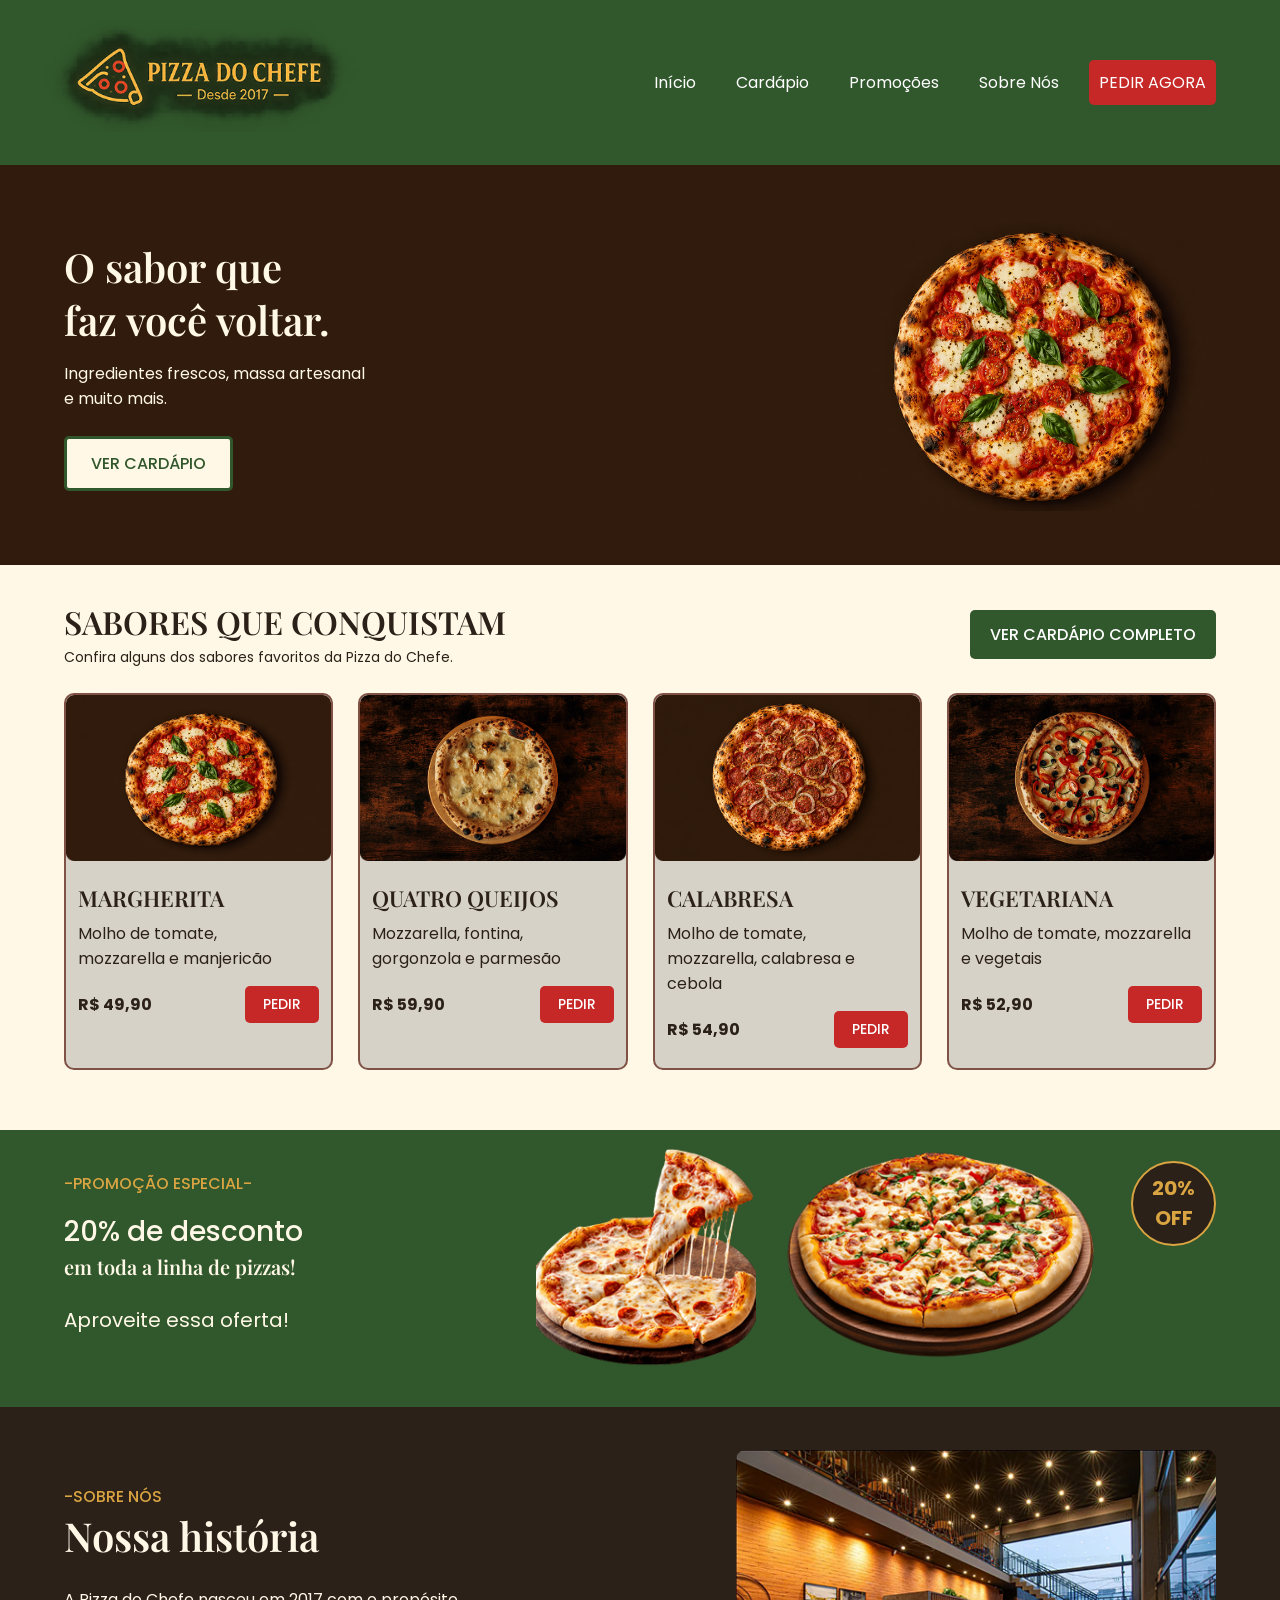
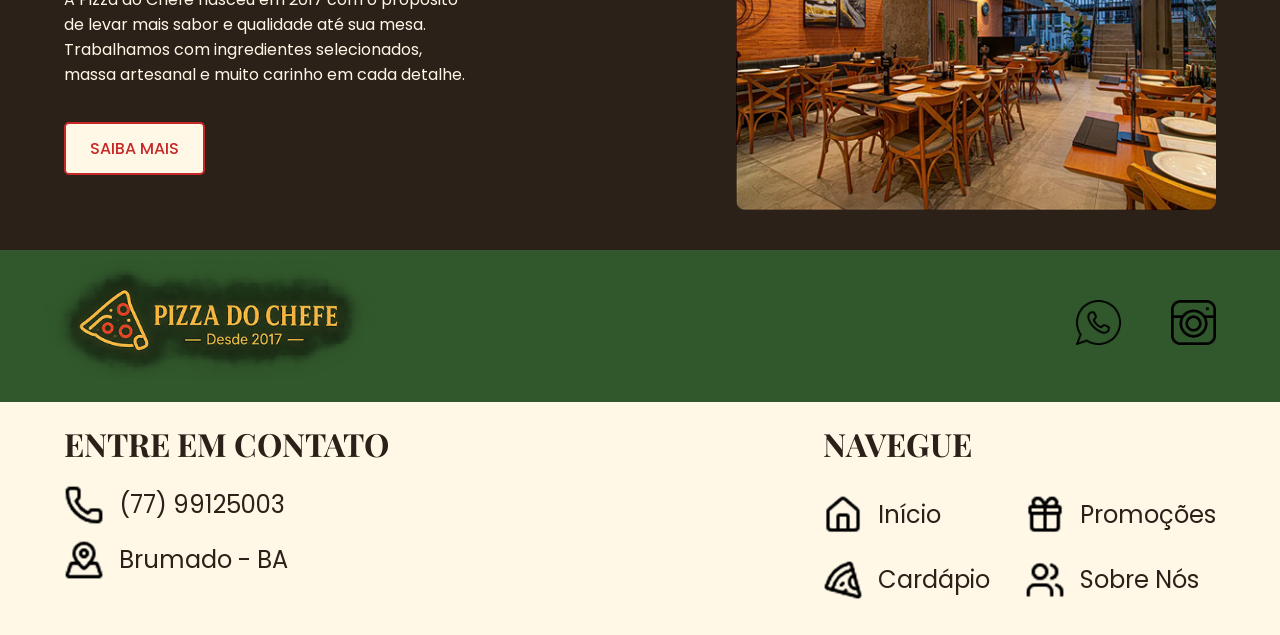
<file: index.html>
<!DOCTYPE html>
<html lang="pt-br">

<head>
    <meta charset="UTF-8">
    <title>Pizza do Chefe</title>
    <link rel="preconnect" href="https://fonts.googleapis.com">
    <link rel="preconnect" href="https://fonts.gstatic.com" crossorigin>
    <link
        href="https://fonts.googleapis.com/css2?family=Playfair+Display:wght@400;600;700&family=Poppins:wght@400;500;600;700&display=swap"
        rel="stylesheet">

    <link rel="stylesheet" href="estilo.css">


</head>

<body>
    <header id="topo">
        <div class="container">
            <div class="cabecalho">
                <h1> <a href="index.html"> <img src="imagens/logo pizza do chefe (1).png"
                            alt="Logo da Pizzaria Pizza do Chefe"> </a> </h1>
                <nav id="menu-topo">
                    <ul>
                        <li> <a href="index.html">Início</a> </li>
                        <li> <a href="cardapio.html">Cardápio</a> </li>
                        <li> <a href="cardapio.html#promocoes">Promoções</a> </li>
                        <li> <a href="sobrenos.html">Sobre Nós</a> </li>
                        <li> <a href="cardapio.html" class="botao1">PEDIR AGORA</a> </li>
                    </ul>
                </nav>
            </div>
        </div>

        <div class="banner">
            <div class="texto-banner">
                <h2>O sabor que<br>faz você voltar.</h2>
                <p>Ingredientes frescos, massa artesanal<br>e muito mais.</p>
                <a href="cardapio.html" class="botao2">VER CARDÁPIO</a>
            </div>
            <img src="imagens/pizza-margherita.png" alt="Pizza Margherita com molho de tomate e manjericão">
        </div>
    </header>

    <main id="conteudo">
        <section id="cardapio">
            <div class="container">
                <div class="cabecalho-cardapio">
                    <div>
                        <h2>SABORES QUE CONQUISTAM</h2>
                        <p>Confira alguns dos sabores favoritos da Pizza do Chefe.</p>
                    </div>
                    <a href="cardapio.html" class="botao3">VER CARDÁPIO COMPLETO</a>
                </div>

                <div class="sabores">
                    <article>
                        <img src="imagens/pizza-marguerita-pequena.png" alt="Pizza Margherita artesanal">
                        <h3>MARGHERITA</h3>
                        <p>Molho de tomate,<br>mozzarella e manjericão</p>
                        <div class="preco-pedido">
                            <p><strong>R$ 49,90</strong></p>
                            <a href="" class="botao4">PEDIR</a>
                        </div>
                    </article>

                    <article>
                        <img src="imagens/pizza-quatroqueijos.png" alt="Pizza de quatro queijos">
                        <h3>QUATRO QUEIJOS</h3>
                        <p>Mozzarella, fontina,<br>gorgonzola e parmesão</p>
                        <div class="preco-pedido">
                            <p><strong>R$ 59,90</strong></p>
                            <a href="" class="botao4">PEDIR</a>
                        </div>
                    </article>

                    <article>
                        <img src="imagens/pizza-calabresa.png" alt="Pizza de calabresa com cebola">
                        <h3>CALABRESA</h3>
                        <p>Molho de tomate,<br>mozzarella, calabresa e cebola</p>
                        <div class="preco-pedido">
                            <p><strong>R$ 54,90</strong></p>
                            <a href="" class="botao4">PEDIR</a>
                        </div>
                    </article>

                    <article>
                        <img src="imagens/pizza-vegetariana.png" alt="Pizza vegetariana com legumes">
                        <h3>VEGETARIANA</h3>
                        <p>Molho de tomate, mozzarella<br>e vegetais</p>
                        <div class="preco-pedido">
                            <p><strong>R$ 52,90</strong></p>
                            <a href="" class="botao4">PEDIR</a>
                        </div>
                    </article>
                </div>
            </div>
        </section>

        <section id="promocoes">
            <div class="container">
                <div class="conteudo-promocao">
                    <div class="texto-promocao">
                        <h2>-PROMOÇÃO ESPECIAL-</h2>
                        <h3>20% de desconto</h3>
                        <p class="frase-playfair">em toda a linha de pizzas!</p>
                        <br>
                        <p class="frase-poppins">Aproveite essa oferta!</p>
                    </div>
                    <div class="imagens-promocao">
                        <img class="pizza-menor" src="imagens/pizza-promocao1.png" alt="Pizza artesanal da promoção">
                        <img class="pizza-maior" src="imagens/pizza-promocao2.png"
                            alt="Outra opção de pizza da promoção">
                    </div>
                    <div class="selo-promocao">
                        <p>20%</p>
                        <p>OFF</p>
                    </div>
                </div>
            </div>
        </section>


        <section id="sobrenos">
            <div class="container">
                <div class="conteudo-sobrenos">
                    <div class="texto-sobrenos">
                        <h2>-SOBRE NÓS</h2>
                        <h3>Nossa história</h3>

                        <p>A Pizza do Chefe nasceu em 2017 com o propósito<br>de levar mais sabor e qualidade até sua
                            mesa.<br>Trabalhamos com ingredientes selecionados,<br>massa artesanal e muito carinho em
                            cada detalhe.
                        </p>

                        <a href="sobrenos.html" class="botao5">SAIBA MAIS</a>
                    </div>

                    <img src="imagens/espaco-pizzaria.png" alt="Espaço interno da pizzaria">
                </div>
            </div>
        </section>

    </main>


    <footer id="rodape">
        <div class="rodape-verde">
            <div class="container">
                <h1>
                    <a href="index.html">
                        <img src="imagens/logo pizza do chefe (1).png" alt="Logo da Pizzaria Pizza do Chefe">
                    </a>
                </h1>

                <div id="rodape-pt1">
                    <a href="">
                        <img src="imagens/icone-whatsapp.png" alt="Ícone WhatsApp">
                    </a>
                    <a href="">
                        <img src="imagens/icone-instagram.png" alt="Ícone Instagram">
                    </a>
                </div>
            </div>
        </div>

        <div class="rodape-creme">
            <div class="container">
                <div id="rodape-pt2">
                    <div class="contatos-rodape">
                        <h3>ENTRE EM CONTATO</h3>
                        <a href="">
                            <img src="imagens/icone-telefone.png" alt="Ícone Telefone">
                            (77) 99125003
                        </a>
                        <a href="">
                            <img src="imagens/icone-localizacao.png" alt="Ícone Localização">
                            Brumado - BA
                        </a>
                    </div>

                    <div class="navegacao-rodape">
                        <h3>NAVEGUE</h3>
                        <a href="index.html">
                            <img src="imagens/icone-casa.png" alt="Ícone Casa"> Início
                        </a>
                        <a href="cardapio.html#promocoes">
                            <img src="imagens/icone-promocoes.png" alt="Ícone Presente">
                            Promoções
                        </a>
                        <a href="cardapio.html">
                            <img src="imagens/icone-pizza.png" alt="Ícone Pizza"> Cardápio
                        </a>
                        <a href="sobrenos.html">
                            <img src="imagens/icone-sobrenos.png" alt="Ícone Pessoas">
                            Sobre Nós
                        </a>
                    </div>
                </div>
            </div>
        </div>
    </footer>

</body>

</html>
</file>
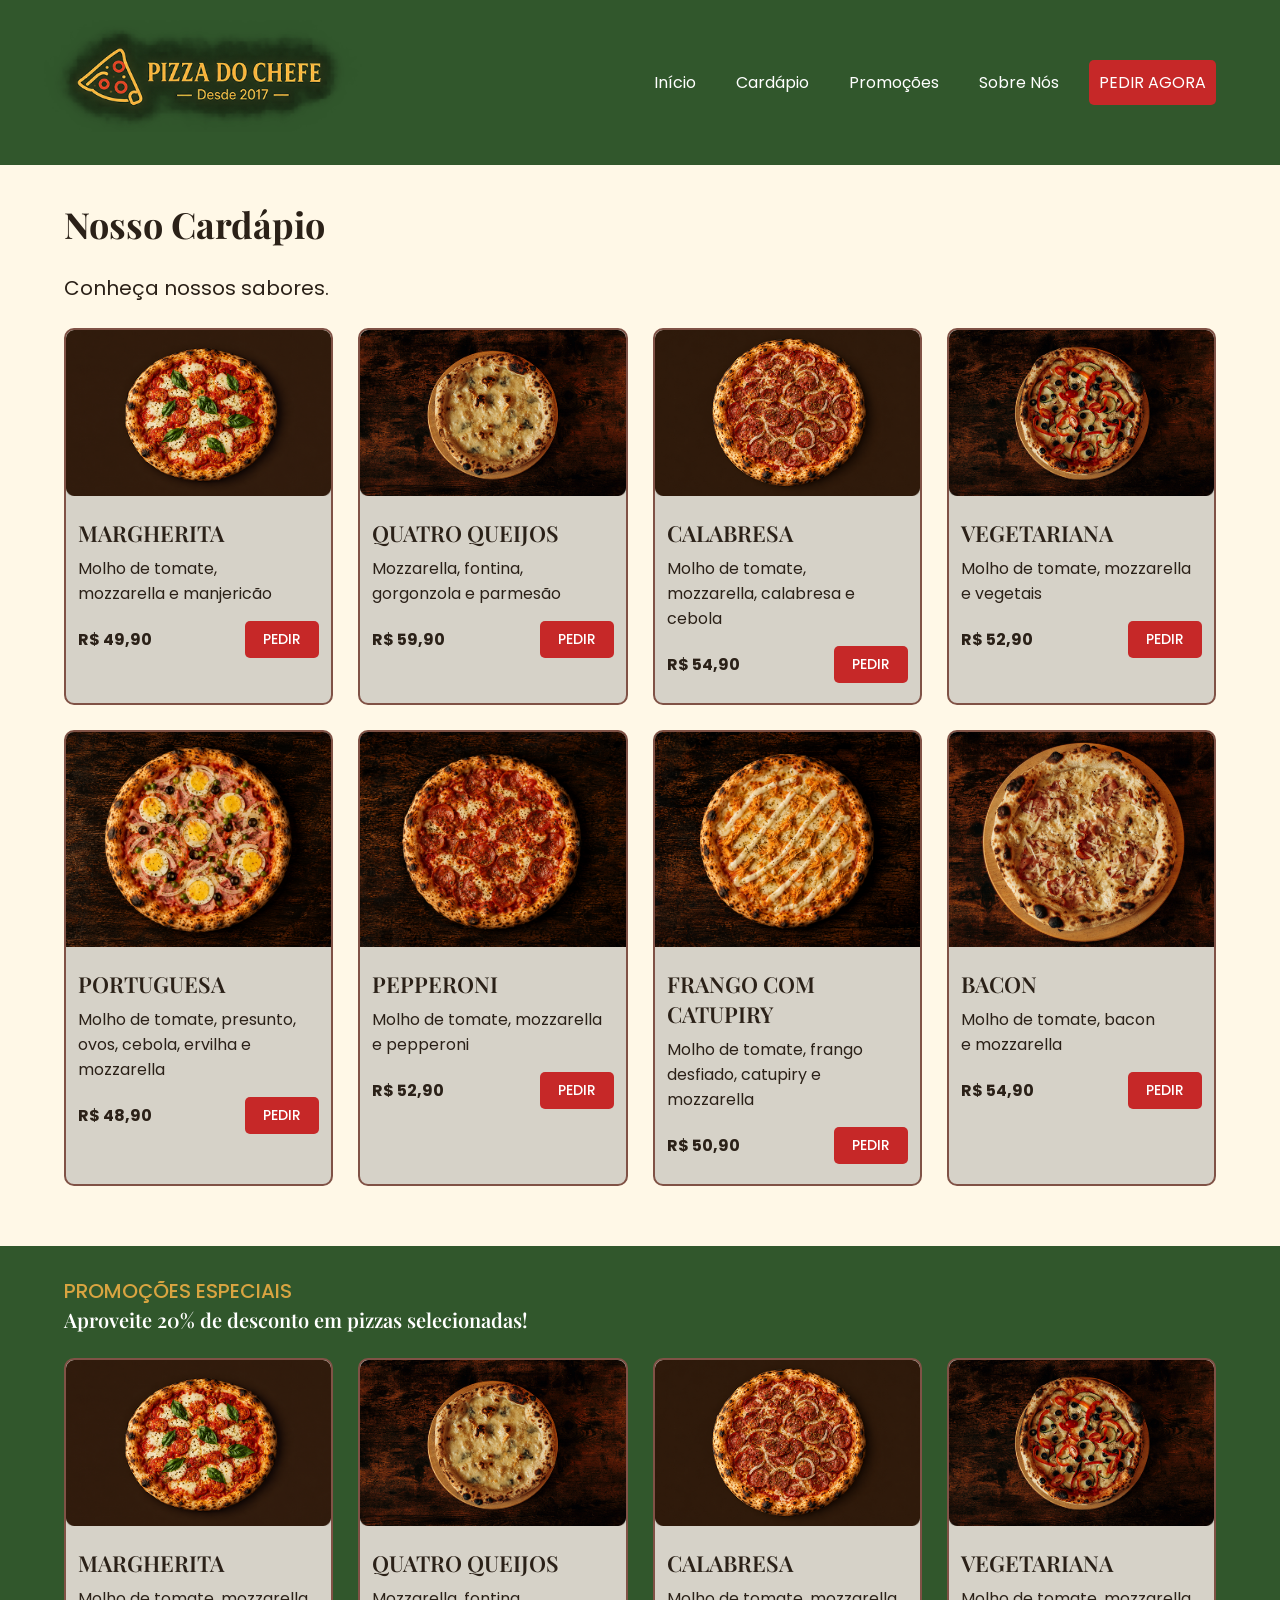
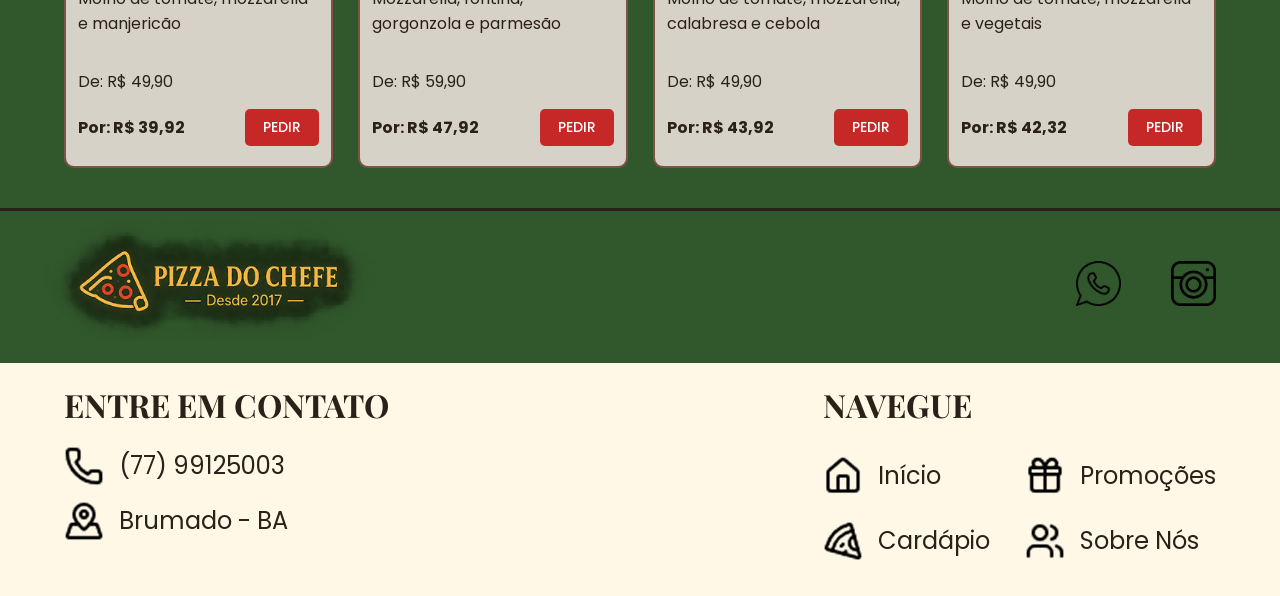
<file: cardapio.html>
<!DOCTYPE html>
<html lang="pt-br">

<head>
    <meta charset="UTF-8">
    <title>Cardápio - Pizza do Chefe</title>
    <link rel="preconnect" href="https://fonts.googleapis.com">
    <link rel="preconnect" href="https://fonts.gstatic.com" crossorigin>
    <link
        href="https://fonts.googleapis.com/css2?family=Playfair+Display:wght@400;600;700&family=Poppins:wght@400;500;600;700&display=swap"
        rel="stylesheet">

    <link rel="stylesheet" href="estilo.css">

</head>

<body>
    <header id="topo">
        <div class="container">
            <div class="cabecalho">
                <h1> <a href="index.html"> <img src="imagens/logo pizza do chefe (1).png"
                            alt="Logo da Pizzaria Pizza do Chefe"> </a> </h1>
                <nav id="menu-topo">
                    <ul>
                        <li> <a href="index.html">Início</a> </li>
                        <li> <a href="cardapio.html">Cardápio</a> </li>
                        <li> <a href="cardapio.html#promocoes">Promoções</a> </li>
                        <li> <a href="sobrenos.html">Sobre Nós</a> </li>
                        <li> <a href="cardapio.html" class="botao1">PEDIR AGORA</a> </li>
                    </ul>
                </nav>
            </div>
        </div>
    </header>

    <main id="conteudo">
        <section id="cardapio">
            <div class="container">
                <h2>Nosso Cardápio</h2>
                <br>
                <p>Conheça nossos sabores.</p>
                <br>
                <div class="sabores">
                    <article>
                        <img src="imagens/pizza-marguerita-pequena.png" alt="Pizza Margherita">
                        <h3>MARGHERITA</h3>
                        <p>Molho de tomate,<br>mozzarella e manjericão</p>
                        <div class="preco-pedido">
                            <p><strong>R$ 49,90</strong></p>
                            <a href="" class="botao4">PEDIR</a>
                        </div>
                    </article>

                    <article>
                        <img src="imagens/pizza-quatroqueijos.png" alt="Pizza Quatro Queijos">
                        <h3>QUATRO QUEIJOS</h3>
                        <p>Mozzarella, fontina,<br>gorgonzola e parmesão</p>
                        <div class="preco-pedido">
                            <p><strong>R$ 59,90</strong></p>
                            <a href="" class="botao4">PEDIR</a>
                        </div>
                    </article>

                    <article>
                        <img src="imagens/pizza-calabresa.png" alt="Pizza Calabresa">
                        <h3>CALABRESA</h3>
                        <p>Molho de tomate,<br>mozzarella, calabresa e cebola</p>
                        <div class="preco-pedido">
                            <p><strong>R$ 54,90</strong></p>
                            <a href="" class="botao4">PEDIR</a>
                        </div>
                    </article>

                    <article>
                        <img src="imagens/pizza-vegetariana.png" alt="Pizza Vegetariana">
                        <h3>VEGETARIANA</h3>
                        <p>Molho de tomate, mozzarella<br>e vegetais</p>
                        <div class="preco-pedido">
                            <p><strong>R$ 52,90</strong></p>
                            <a href="" class="botao4">PEDIR</a>
                        </div>
                    </article>

                    <article>
                        <img src="imagens/pizza-portuguesa.png" alt="Pizza Portuguesa">
                        <h3>PORTUGUESA</h3>
                        <p>Molho de tomate, presunto, ovos, cebola, ervilha e mozzarella</p>
                        <div class="preco-pedido">
                            <p><strong>R$ 48,90</strong></p>
                            <a href="" class="botao4">PEDIR</a>
                        </div>
                    </article>

                    <article>
                        <img src="imagens/pizza-peperoni.png" alt="Pizza Pepperoni">
                        <h3>PEPPERONI</h3>
                        <p>Molho de tomate, mozzarella<br>e pepperoni</p>
                        <div class="preco-pedido">
                            <p><strong>R$ 52,90</strong></p>
                            <a href="" class="botao4">PEDIR</a>
                        </div>
                    </article>

                    <article>
                        <img src="imagens/pizza-frangocomcatupiry.png" alt="Pizza Frango com Catupiry">
                        <h3>FRANGO COM CATUPIRY</h3>
                        <p>Molho de tomate, frango desfiado, catupiry e mozzarella</p>
                        <div class="preco-pedido">
                            <p><strong>R$ 50,90</strong></p>
                            <a href="" class="botao4">PEDIR</a>
                        </div>
                    </article>

                    <article>
                        <img class="pizza-bacon" src="imagens/pizza-bacon.jpg" alt="Pizza Bacon">
                        <h3>BACON</h3>
                        <p>Molho de tomate, bacon<br>e mozzarella</p>
                        <div class="preco-pedido">
                            <p><strong>R$ 54,90</strong></p>
                            <a href="" class="botao4">PEDIR</a>
                        </div>
                    </article>

                </div>
            </div>
        </section>

        <section id="promocoes" class="promocoes-cardapio">
            <div class="container">
                <h2>PROMOÇÕES ESPECIAIS</h2>
                <p>Aproveite 20% de desconto em pizzas selecionadas!</p>
                <br>
                <div class="sabores">
                    <article>
                        <img src="imagens/pizza-marguerita-pequena.png" alt="Pizza Margherita">
                        <h3>MARGHERITA</h3>
                        <p>Molho de tomate, mozzarella e manjericão</p>
                        <br>
                        <p>De: R$ 49,90</p>
                        <div class="preco-pedido">
                            <p><strong>Por: R$ 39,92</strong></p>
                            <a href="" class="botao4">PEDIR</a>
                        </div>
                    </article>

                    <article>
                        <img src="imagens/pizza-quatroqueijos.png" alt="Pizza Quatro Queijos">
                        <h3>QUATRO QUEIJOS</h3>
                        <p>Mozzarella, fontina, gorgonzola e parmesão</p>
                        <br>
                        <p>De: R$ 59,90</p>
                        <div class="preco-pedido">
                            <p><strong>Por: R$ 47,92</strong></p>
                            <a href="" class="botao4">PEDIR</a>
                        </div>
                    </article>

                    <article>
                        <img src="imagens/pizza-calabresa.png" alt="Pizza Calabresa">
                        <h3>CALABRESA</h3>
                        <p>Molho de tomate, mozzarella, calabresa e cebola</p>
                        <br>
                        <p>De: R$ 49,90</p>
                        <div class="preco-pedido">
                            <p><strong>Por: R$ 43,92</strong></p>
                            <a href="" class="botao4">PEDIR</a>
                        </div>
                    </article>

                    <article>
                        <img src="imagens/pizza-vegetariana.png" alt="Pizza Vegetariana">
                        <h3>VEGETARIANA</h3>
                        <p>Molho de tomate, mozzarella e vegetais</p>
                        <br>
                        <p>De: R$ 49,90</p>
                        <div class="preco-pedido">
                            <p><strong>Por: R$ 42,32</strong></p>
                            <a href="" class="botao4">PEDIR</a>
                        </div>
                    </article>
                </div>
            </div>
        </section>

    </main>

    <footer id="rodape">
        <div class="rodape-verde">
            <div class="container">
                <h1>
                    <a href="index.html">
                        <img src="imagens/logo pizza do chefe (1).png" alt="Logo da Pizzaria Pizza do Chefe">
                    </a>
                </h1>

                <div id="rodape-pt1">
                    <a href="">
                        <img src="imagens/icone-whatsapp.png" alt="Ícone WhatsApp">
                    </a>
                    <a href="">
                        <img src="imagens/icone-instagram.png" alt="Ícone Instagram">
                    </a>
                </div>
            </div>
        </div>

        <div class="rodape-creme">
            <div class="container">
                <div id="rodape-pt2">
                    <div class="contatos-rodape">
                        <h3>ENTRE EM CONTATO</h3>
                        <a href="">
                            <img src="imagens/icone-telefone.png" alt="Ícone Telefone">
                            (77) 99125003
                        </a>
                        <a href="">
                            <img src="imagens/icone-localizacao.png" alt="Ícone Localização">
                            Brumado - BA
                        </a>
                    </div>

                    <div class="navegacao-rodape">
                        <h3>NAVEGUE</h3>
                        <a href="index.html">
                            <img src="imagens/icone-casa.png" alt="Ícone Casa"> Início
                        </a>
                        <a href="cardapio.html#promocoes">
                            <img src="imagens/icone-promocoes.png" alt="Ícone Presente">
                            Promoções
                        </a>
                        <a href="cardapio.html">
                            <img src="imagens/icone-pizza.png" alt="Ícone Pizza"> Cardápio
                        </a>
                        <a href="sobrenos.html">
                            <img src="imagens/icone-sobrenos.png" alt="Ícone Pessoas">
                            Sobre Nós
                        </a>
                    </div>
                </div>
            </div>
        </div>
    </footer>
</body>

</html>
</file>
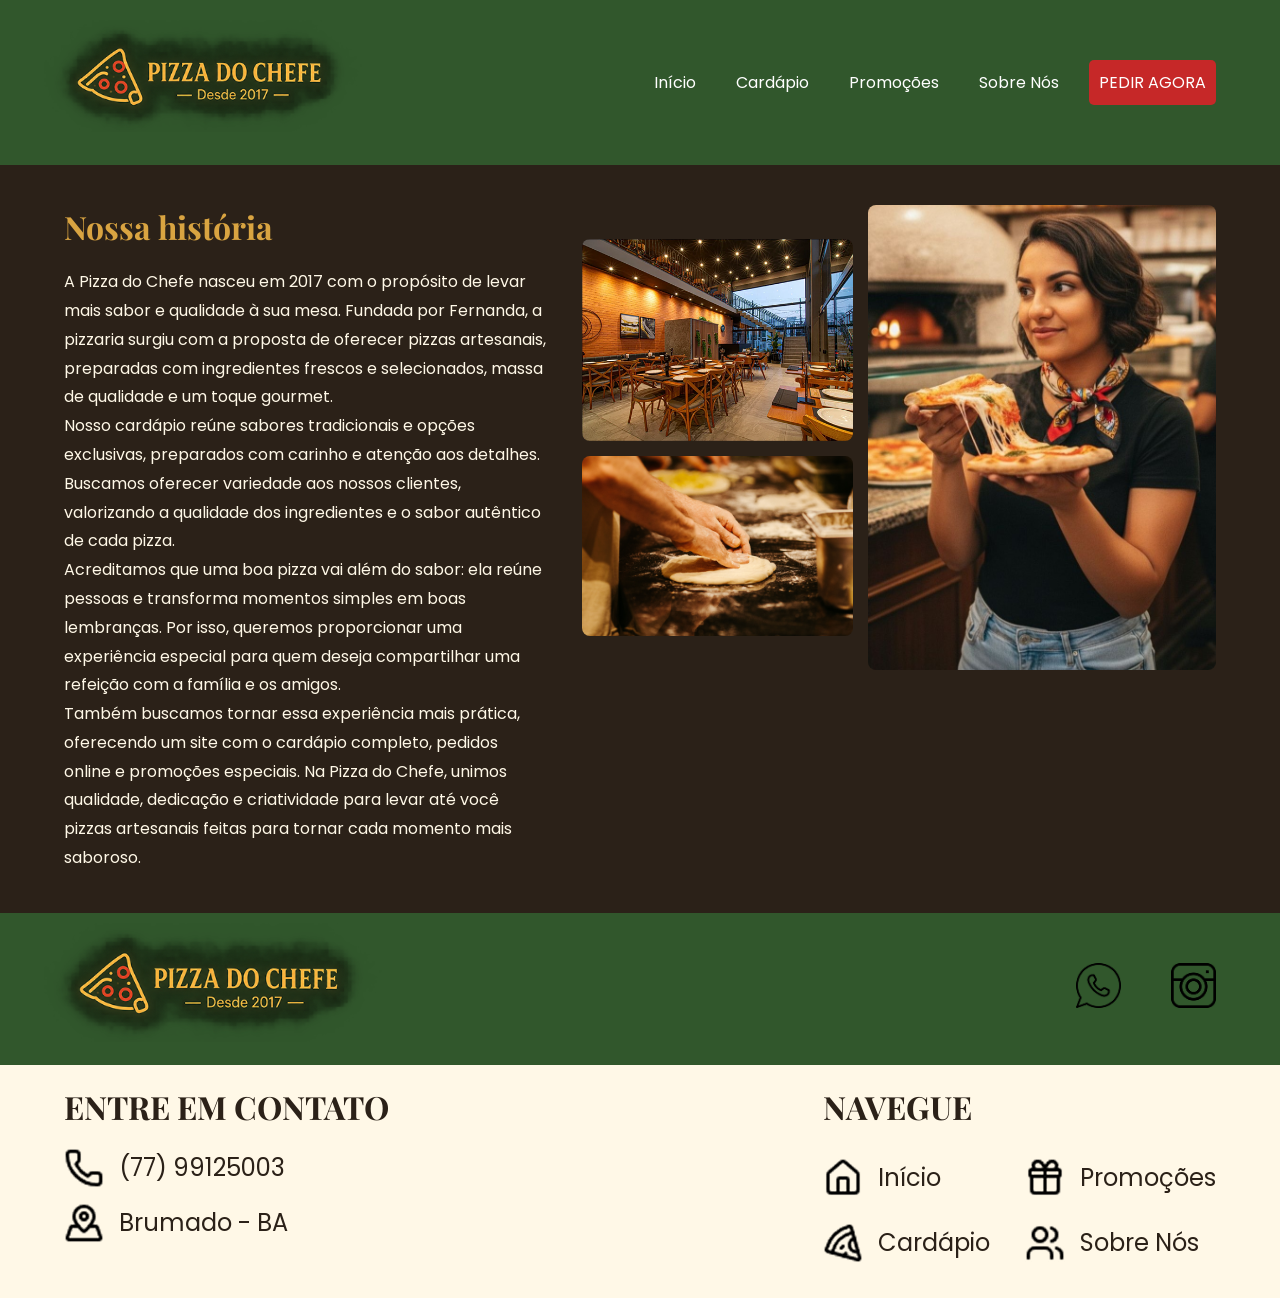
<file: sobrenos.html>
<!DOCTYPE html>
<html lang="pt-br">

<head>
    <meta charset="UTF-8">
    <title>Sobre Nós - Pizza do Chefe</title>
    <link rel="preconnect" href="https://fonts.googleapis.com">
    <link rel="preconnect" href="https://fonts.gstatic.com" crossorigin>
    <link
        href="https://fonts.googleapis.com/css2?family=Playfair+Display:wght@400;600;700&family=Poppins:wght@400;500;600;700&display=swap"
        rel="stylesheet">

    <link rel="stylesheet" href="estilo.css">

</head>

<body>
    <header id="topo">
        <div class="container">
            <div class="cabecalho">
                <h1> <a href="index.html"> <img src="imagens/logo pizza do chefe (1).png"
                            alt="Logo da Pizzaria Pizza do Chefe"> </a> </h1>
                <nav id="menu-topo">
                    <ul>
                        <li> <a href="index.html">Início</a> </li>
                        <li> <a href="cardapio.html">Cardápio</a> </li>
                        <li> <a href="cardapio.html#promocoes">Promoções</a> </li>
                        <li> <a href="sobrenos.html">Sobre Nós</a> </li>
                        <li> <a href="cardapio.html" class="botao1">PEDIR AGORA</a> </li>
                    </ul>
                </nav>
            </div>
        </div>
    </header>

    <main id="conteudo">
        <section id="sobrenos">
            <div class="container">
                <div class="conteudo-historia">

                    <div class="texto-historia">
                        <h2>Nossa história</h2>
                        <p> A Pizza do Chefe nasceu em 2017 com o propósito de levar mais sabor e qualidade à sua mesa.
                            Fundada por Fernanda, a pizzaria surgiu com a proposta de oferecer pizzas artesanais,
                            preparadas com ingredientes frescos e selecionados, massa de qualidade e um toque gourmet.
                            <br>
                            Nosso cardápio reúne sabores tradicionais e opções exclusivas, preparados com carinho e
                            atenção aos detalhes. Buscamos oferecer variedade aos nossos clientes, valorizando a
                            qualidade dos ingredientes e o sabor autêntico de cada pizza.
                            <br>
                            Acreditamos que uma boa pizza vai além do sabor: ela reúne pessoas e transforma momentos
                            simples em boas lembranças. Por isso, queremos proporcionar uma experiência especial para
                            quem deseja compartilhar uma refeição com a família e os amigos.
                            <br>
                            Também buscamos tornar essa experiência mais prática, oferecendo um site com o cardápio
                            completo, pedidos online e promoções especiais. Na Pizza do Chefe, unimos qualidade,
                            dedicação e criatividade para levar até você pizzas artesanais feitas para tornar cada
                            momento mais saboroso.
                        </p>
                    </div>

                    <div class="imagens-historia">

                        <div class="fotos-menores">
                            <img src="imagens/espaco-pizzaria.png" alt="Espaço interno da pizzaria">

                            <img src="imagens/preparo-pizza.jpg" alt="Preparo de uma pizza">
                        </div>

                        <img src="imagens/proprietaria-pizzaria.jpg" alt="Fernanda, proprietária da Pizzaria">
                    </div>

                </div>
            </div>
        </section>
    </main>

    <footer id="rodape">
        <div class="rodape-verde">
            <div class="container">
                <h1>
                    <a href="index.html">
                        <img src="imagens/logo pizza do chefe (1).png" alt="Logo da Pizzaria Pizza do Chefe">
                    </a>
                </h1>

                <div id="rodape-pt1">
                    <a href="">
                        <img src="imagens/icone-whatsapp.png" alt="Ícone WhatsApp">
                    </a>
                    <a href="">
                        <img src="imagens/icone-instagram.png" alt="Ícone Instagram">
                    </a>
                </div>
            </div>
        </div>

        <div class="rodape-creme">
            <div class="container">
                <div id="rodape-pt2">
                    <div class="contatos-rodape">
                        <h3>ENTRE EM CONTATO</h3>
                        <a href="">
                            <img src="imagens/icone-telefone.png" alt="Ícone Telefone">
                            (77) 99125003
                        </a>
                        <a href="">
                            <img src="imagens/icone-localizacao.png" alt="Ícone Localização">
                            Brumado - BA
                        </a>
                    </div>

                    <div class="navegacao-rodape">
                        <h3>NAVEGUE</h3>
                        <a href="index.html">
                            <img src="imagens/icone-casa.png" alt="Ícone Casa"> Início
                        </a>
                        <a href="cardapio.html#promocoes">
                            <img src="imagens/icone-promocoes.png" alt="Ícone Presente">
                            Promoções
                        </a>
                        <a href="cardapio.html">
                            <img src="imagens/icone-pizza.png" alt="Ícone Pizza"> Cardápio
                        </a>
                        <a href="sobrenos.html">
                            <img src="imagens/icone-sobrenos.png" alt="Ícone Pessoas">
                            Sobre Nós
                        </a>
                    </div>
                </div>
            </div>
        </div>
    </footer>
</body>

</html>
</file>
<file: estilo.css>
* {
    margin: 0;
    padding: 0;
    box-sizing: border-box;
}

body {
    font-family: 'Poppins', sans-serif;
    background-color: #FFF8E7;
    color: #2B2118;
}

.container {
    width: 90%;
    max-width: 1400px;
    margin: 0 auto;
}

#topo {
    background-color: #31572C;
    color: #FFFFFF;
    padding: 0;
    position: relative;
}

.cabecalho {
    display: flex;
    justify-content: space-between;
    align-items: center;
    padding: 20px 0;
}

.cabecalho h1 img {
    width: 330px;
    height: auto;
    margin-left: -20px;
}

#menu-topo ul {
    display: flex;
    justify-content: flex-end;
    gap: 20px;
    list-style: none;
}

#menu-topo a {
    font-weight: 400;
    text-decoration: none;
    color: #FFFFFF;
    padding: 10px;
    display: inline-block;
}

#menu-topo a:hover {
    color: #D9A441;
}

#menu-topo a.botao1:hover {
    background-color: #D9A441;
    color: #2B2118;
}

.botao1 {
    display: inline-block;
    background-color: #C62828;
    color: #FFFFFF;
    text-decoration: none;
    border-radius: 5px;
    padding: 12px 18px;
    font-weight: 500;
}

.banner {
    background-color: #311B0C;
    color: #FFF8E7;
    padding: 20px 5%;
    display: flex;
    justify-content: space-between;
    align-items: center;
    gap: 40px;
    min-height: 400px;
}

.banner img {
    width: 360px;
    height: auto;
}

.texto-banner h2 {
    font-family: 'Playfair Display', serif;
    font-size: 40px;
    font-weight: 600;
    margin-bottom: 15px;
}

.texto-banner p {
    font-size: 16px;
    margin-bottom: 25px;
}

.botao2 {
    display: inline-block;
    background-color: #FFF8E7;
    color: #31572C;
    text-decoration: none;
    padding: 12px 24px;
    border: 3.5px solid #31572C;
    border-radius: 5px;
    font-size: 16px;
    font-weight: 500;
}

.botao2:hover {
    background-color: #31572C;
    color: #FFF8E7;
}

#cardapio {
    padding: 35px 0 60px;
}

.cabecalho-cardapio {
    display: flex;
    justify-content: space-between;
    align-items: center;
    margin-bottom: 25px;
}

.cabecalho-cardapio h2 {
    font-family: 'Playfair Display', serif;
    font-size: 32px;
    font-weight: 600;
    margin-bottom: 4px;
}

.cabecalho-cardapio p {
    font-size: 14px;
}

#cardapio>.container>h2 {
    font-family: 'Playfair Display', serif;
    font-size: 36px;
    font-weight: 700;
}

#cardapio>.container>p {
    font-size: 20px;
    font-weight: 400;
}

.botao3 {
    display: inline-block;
    background-color: #31572C;
    color: #FFFFFF;
    text-decoration: none;
    padding: 12px 20px;
    border-radius: 5px;
    font-weight: 500;
}

.botao3:hover {
    background-color: #FFF8E7;
    color: #31572C;
    border: 2.5px solid #31572C;
}

.sabores {
    display: grid;
    grid-template-columns: repeat(4, minmax(0, 1fr));
    gap: 25px;
}

.sabores article {
    background-color: #D6D2C8;
    padding: 0 0 20px;
    border-radius: 10px;
    text-align: left;
    border: 2px solid #805246;
}

.sabores article img {
    width: 100%;
    height: auto;
    border-radius: 8px 8px 0 0;
}

.sabores article h3 {
    font-family: 'Playfair Display', serif;
    font-size: 22px;
    font-weight: 600;
    margin: 15px 12px 8px;
}

.sabores article>p {
    margin: 0 12px 8px;
}

.preco-pedido {
    display: flex;
    justify-content: space-between;
    align-items: center;
    margin: 15px 12px 0;
}

.preco-pedido p {
    margin: 0;
}

.preco-pedido .botao4 {
    display: inline-block;
    background-color: #C62828;
    color: #FFFFFF;
    text-decoration: none;
    padding: 8px 18px;
    border-radius: 5px;
    font-size: 14px;
    font-weight: 500;
}

.preco-pedido .botao4:hover {
    background-color: #D9A441;
    color: #2B2118;
}

#promocoes {
    background-color: #31572C;
    color: #FFFFFF;
    padding: 10px 0 40px;
    border-bottom: 3px solid #2B2118;
}

#promocoes h2 {
    color: #D9A441;
}

#promocoes .sabores article {
    color: #2B2118;
}

.conteudo-promocao {
    display: flex;
    justify-content: space-between;
    align-items: center;
    gap: 20px;
}

.texto-promocao {
    flex: 1;
}

.texto-promocao h2 {
    font-family: 'Poppins', sans-serif;
    font-size: 16px;
    font-weight: 500;
    color: #D9A441;
    margin-bottom: 15px;
}

.texto-promocao h3 {
    font-family: 'Poppins', sans-serif;
    font-size: 28px;
    font-weight: 500;
    color: #FFF8E7;
}

.texto-promocao .frase-playfair {
    font-family: 'Playfair Display', serif;
    font-size: 20px;
    font-weight: 600;
    color: #FFF8E7;
}

.texto-promocao .frase-poppins {
    font-family: 'Poppins', sans-serif;
    font-size: 20px;
    font-weight: 400;
    color: #FFF8E7;
}

.imagens-promocao {
    display: flex;
    align-items: flex-end;
    justify-content: center;
    gap: 15px;
}

.pizza-menor {
    width: 220px;
    height: auto;
}

.pizza-maior {
    width: 340px;
    height: auto;
}

.selo-promocao {
    background-color: #2B2118;
    color: #D9A441;
    width: 85px;
    height: 85px;
    border-radius: 50%;
    border: 2px solid #D9A441;
    display: flex;
    flex-direction: column;
    justify-content: center;
    align-items: center;
    text-align: center;
    font-weight: bold;
    position: relative;
    top: -50px;
}

.selo-promocao p {
    font-size: 20px;
}

.promocoes-cardapio>.container>h2 {
    font-family: 'Poppins', sans-serif;
    font-size: 20px;
    font-weight: 500;
    margin-top: 20px;
}

.promocoes-cardapio>.container>p {
    font-family: 'Playfair Display', serif;
    font-size: 20px;
    font-weight: 600;
}

#sobrenos {
    background-color: #2B2118;
    color: #FFF8E7;
    padding: 40px 0;
}

.conteudo-historia {
    display: flex;
    justify-content: space-between;
    align-items: flex-start;
    gap: 25px;
}

.texto-historia {
    width: 42%;
    text-align: left;
}

.texto-historia h2 {
    font-family: 'Playfair Display', serif;
    font-size: 32px;
    color: #D9A441;
    margin-bottom: 20px;
}

.texto-historia p {
    font-size: 16px;
    line-height: 1.8;
}

.imagens-historia {
    width: 55%;
    display: flex;
    align-items: center;
    justify-content: flex-end;
    gap: 15px;
}

.fotos-menores {
    width: 64%;
    display: flex;
    flex-direction: column;
    gap: 15px;
}

.fotos-menores img {
    width: 100%;
    height: auto;
    border-radius: 8px;
}

.imagens-historia>img {
    width: 55%;
    height: auto;
    border-radius: 8px;
}

.conteudo-sobrenos {
    display: flex;
    justify-content: space-between;
    align-items: center;
    gap: 50px;
}

.texto-sobrenos {
    width: 45%;
    font-size: 16px;
    font-weight: 400;
}

.texto-sobrenos p {
    margin-top: 10px;
    margin-bottom: 10px;
}

.texto-sobrenos h2 {
    font-family: 'Poppins', sans-serif;
    font-size: 16px;
    font-weight: 500;
    color: #D9A441;
    margin-bottom: 0;
}

.texto-sobrenos h3 {
    font-family: 'Playfair Display', serif;
    font-size: 40px;
    font-weight: 600;
    color: #FFF8E7;
    margin-bottom: 25px;
}

.conteudo-sobrenos img {
    width: 480px;
    height: auto;
}

.-sobrenos h2 {
    font-size: 20px;
    color: #D9A441;
    margin-bottom: 0;
}

.botao5 {
    display: inline-block;
    background-color: #FFF8E7;
    color: #C62828;
    text-decoration: none;
    padding: 12px 24px;
    border: 2px solid #C62828;
    border-radius: 5px;
    font-size: 16px;
    font-weight: 500;
    margin-top: 25px;
}

.botao5:hover {
    background-color: #C62828;
    color: #FFFFFF;
}

#rodape {
    width: 100%;
}

.rodape-verde {
    background-color: #31572C;
    padding: 10px 0;
}

.rodape-verde .container {
    display: flex;
    justify-content: space-between;
    align-items: center;
}

.rodape-verde h1 img {
    width: 350px;
    height: auto;
    margin-left: -20px;
}

.rodape-creme {
    background-color: #FFF8E7;
    color: #2B2118;
    padding: 20px 0;
}

#rodape-pt1 {
    display: flex;
    gap: 50px;
}

#rodape-pt1 img {
    width: 45px;
    height: auto;
}

#rodape-pt2 {
    display: flex;
    justify-content: space-between;
    gap: 80px;
}

#rodape-pt2 h3 {
    font-family: 'Playfair Display', serif;
    font-size: 32px;
    margin-bottom: 20px;
}

#rodape-pt2 a {
    display: flex;
    align-items: center;
    gap: 15px;
    font-size: 24px;
    text-decoration: none;
    color: #2B2118;
    margin-bottom: 15px;
}

#rodape-pt2 img {
    width: 40px;
    height: auto;
}

.contatos-rodape {
    display: flex;
    flex-direction: column;
}

.navegacao-rodape {
    display: grid;
    grid-template-columns: auto auto;
    column-gap: 35px;
    row-gap: 10px;
}

.navegacao-rodape h3 {
    grid-column: 1 / 3;
}
</file>
